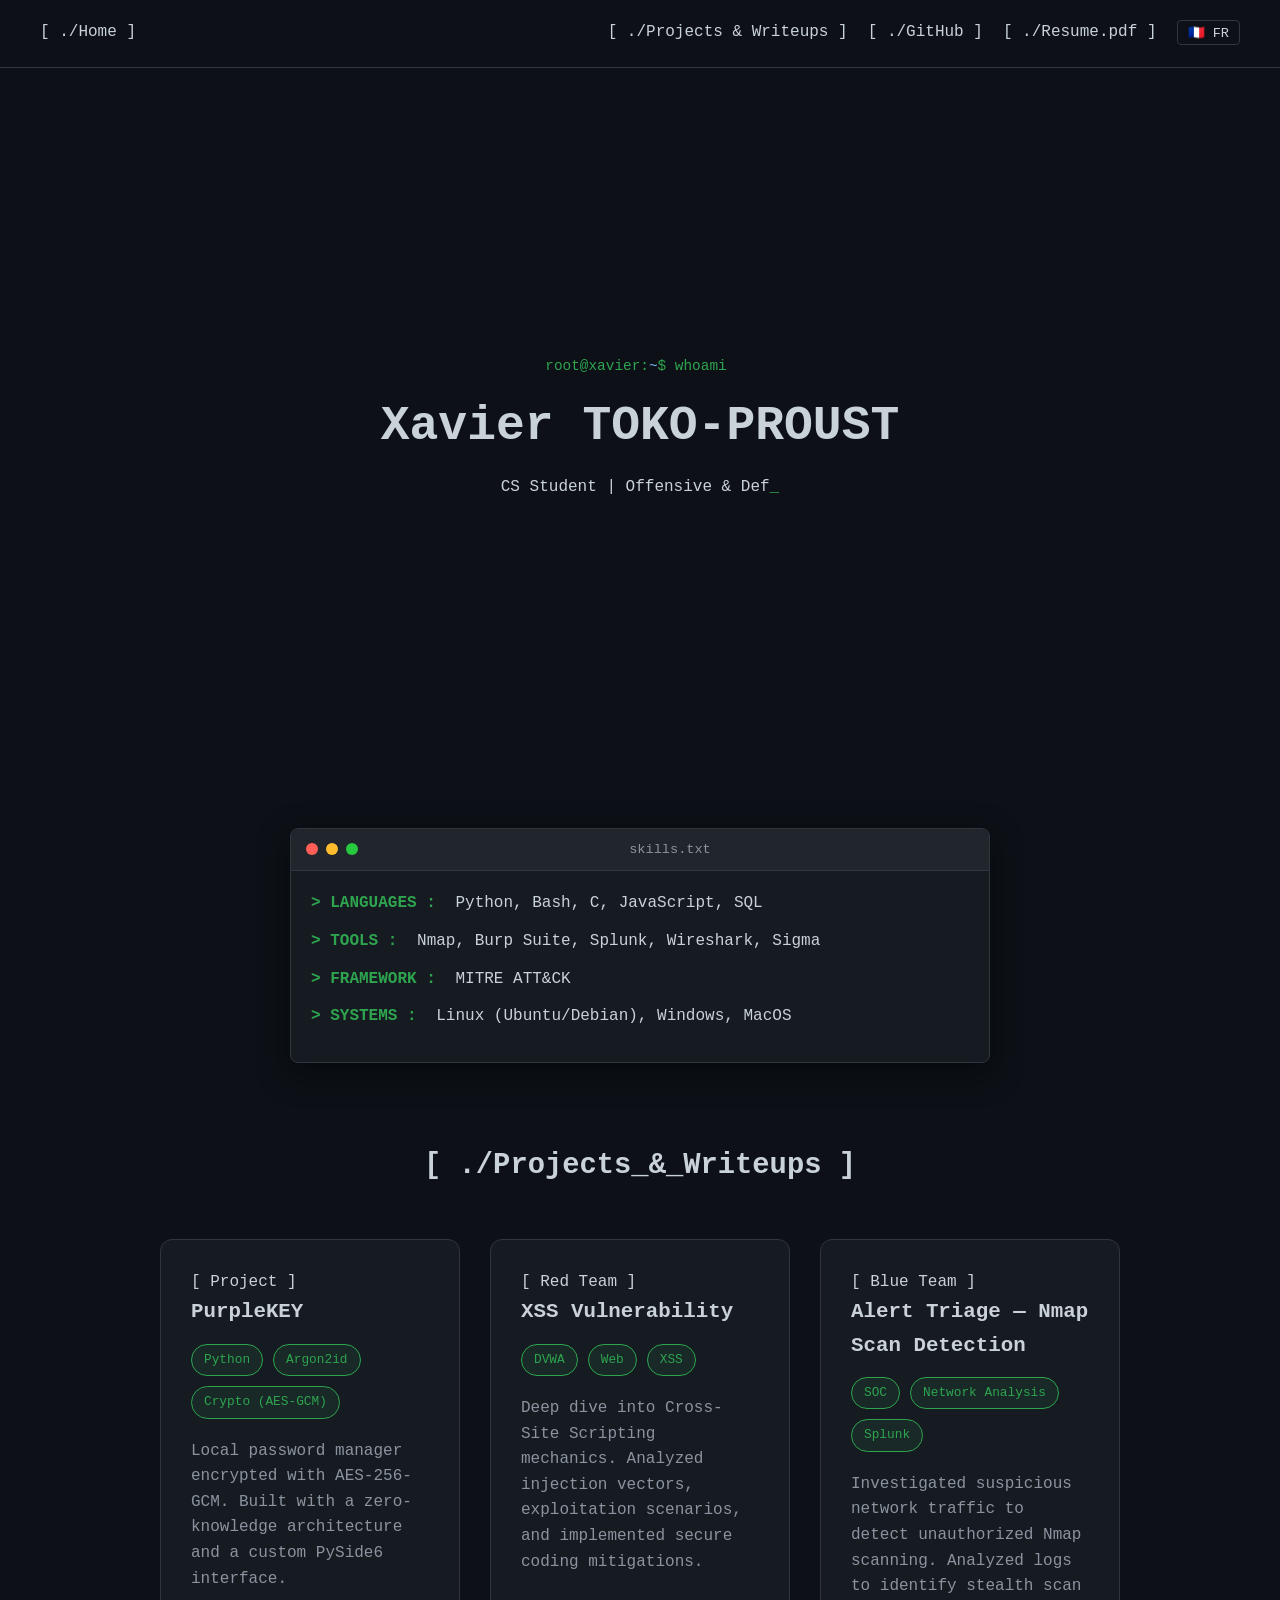
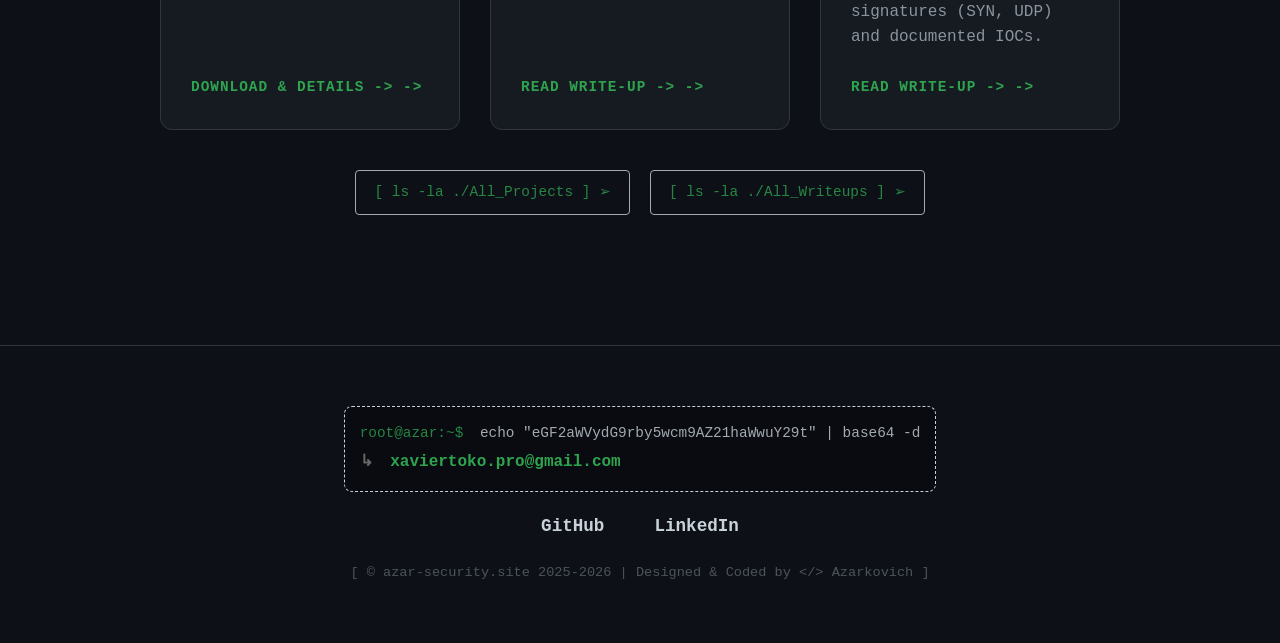
<file: index.html>
<!DOCTYPE html>
<html lang="en">
<head>
    <meta charset="UTF-8">
    <meta name="viewport" content="width=device-width, initial-scale=1.0">
    <title>Portfolio | Xavier TOKO-PROUST </title>

    <!-- SECURITY LAYER -->
    <meta http-equiv="Content-Security-Policy"
    content="default-src 'self';
             script-src 'self' https://gc.zgo.at;
             style-src 'self' 'unsafe-inline' https://fonts.googleapis.com;
             font-src https://fonts.gstatic.com;
             img-src 'self';
             connect-src 'self' https://azarkovich.goatcounter.com;
             frame-ancestors 'none';
             base-uri 'self';
             form-action 'self';">

    <meta name="referrer" content="strict-origin-when-cross-origin">

    <link href="https://fonts.googleapis.com/css2?family=Fira+Code:wght@300;400;600&display=swap" rel="stylesheet">
    <link rel="stylesheet" href="style.css">
</head>
<body>

    <nav class="navbar">
        <a href="index.html" class="logo">[ ./Home ]</a>

        <ul class="nav-links">
            <li><a href="#projects" data-i18n="nav.projects">[ ./Projects & Writeups ]</a></li>
            <li><a href="https://github.com/Azarkovich" target="_blank" data-i18n="nav.github">[ ./GitHub ]</a></li>
            <li><a href="assets/CV.pdf" target="_blank" data-i18n="nav.resume">[ ./Resume.pdf ]</a></li>
        </ul>
    </nav>

    <header class="hero">
        <div class="hero-content">
            <p class="prompt"><span class="user">root@xavier</span>:<span class="path">~</span>$ whoami</p>
            <h1>Xavier TOKO-PROUST</h1>

            <p class="subtitle"><span id="typing-text"></span><span class="cursor">_</span></p>
        </div>
    </header>

<!-- SECTIONS -->
    <section id="skills" class="container">
        <div class="terminal-window">
            <div class="terminal-header">
                <span class="dot red"></span>
                <span class="dot yellow"></span>
                <span class="dot green"></span>
                <span class="title">skills.txt</span>
            </div>
            
            <div class="terminal-body">
                <p><span class="cmd">> LANGUAGES :</span> Python, Bash, C, JavaScript, SQL</p>
                <p><span class="cmd">> TOOLS   :</span> Nmap, Burp Suite, Splunk, Wireshark, Sigma</p>
                <p><span class="cmd">> FRAMEWORK   :</span> MITRE ATT&CK</p>
                <p><span class="cmd">> SYSTEMS      :</span> Linux (Ubuntu/Debian), Windows, MacOS</p>
            </div>
        </div>
    </section>

        <section id="projects" class="container">
        <h2 class="section-title" data-i18n="section.projects">[ ./Projects_&_Writeups ]</h2>
        
        <div class="projects-grid">
 
            <article class="card">
                <div class="team-badge team-blue">
                    <span class="circle blue"></span> [ Project ]
                </div>
                <h3>PurpleKEY</h3>
                <div class="tags">
                    <span class="tag">Python</span>
                    <span class="tag">Argon2id</span>
                    <span class="tag">Crypto (AES-GCM)</span>
                </div>
                <p data-i18n="card.purplekey.desc">Local password manager encrypted with AES-256-GCM. Built with a zero-knowledge architecture and a custom PySide6 interface.</p>
                <a href="purplekey.html" class="btn-link" data-i18n="btn.download">Download & Details -></a>
            </article>
 
            <article class="card">
                <div class="team-badge team-red">
                    <span class="circle red"></span> [ Red Team ]
                </div>
                <h3>XSS Vulnerability</h3>
                <div class="tags">
                    <span class="tag">DVWA</span>
                    <span class="tag">Web</span>
                    <span class="tag">XSS</span>
                </div>
                <p data-i18n="card.xss.desc">Deep dive into Cross-Site Scripting mechanics. Analyzed injection vectors, exploitation scenarios, and implemented secure coding mitigations.</p>
                <a href="viewer.html?file=xss-dvwa.md" class="btn-link" data-i18n="btn.read_writeup">Read Write-up -></a>
            </article>
 
            <article class="card">
                <div class="team-badge team-blue">
                    <span class="circle blue"></span> [ Blue Team ]
                </div>
                <h3>Alert Triage — Nmap Scan Detection</h3>
                <div class="tags">
                    <span class="tag">SOC </span>
                    <span class="tag">Network Analysis</span>
                    <span class="tag">Splunk</span>
                </div>
                <p data-i18n="card.nmap.desc">Investigated suspicious network traffic to detect and triage unauthorized Nmap scanning activity. Analyzed logs data to identify stealth scan signatures (SYN, UDP) and documented IOCs for defensive rule creation.</p>
                <a href="viewer.html?file=blue-team/alert-triage-nmap.md" class="btn-link" data-i18n="btn.read_writeup">Read Write-up -></a>
            </article>
        </div>
 
        <!-- SEE MORE -->
        <div class="see-more-container" style="display: flex; justify-content: center; gap: 20px; flex-wrap: wrap; margin-top: 40px;">
            <a href="projects.html" class="btn-terminal" data-i18n="btn.all_projects">
                [ ls -la ./All_Projects ] &#10142;
            </a>
            <a href="writeups.html" class="btn-terminal" data-i18n="btn.all_writeups">
                [ ls -la ./All_Writeups ] &#10142;
            </a>
        </div>
        
    </section>

    <footer id="contact">
    <div class="terminal-contact">
        <p class="cmd-line">
            <span class="prompt">root@azar:~$</span> 
            echo "eGF2aWVydG9rby5wcm9AZ21haWwuY29t" | base64 -d
        </p>
        
        <p class="output-line">
            <span class="result-arrow">↳</span> 
            <a href="mailto:xaviertoko.pro@gmail.com" class="email-link">xaviertoko.pro@gmail.com</a>
        </p>
    </div>

    <div class="socials">
        <a href="https://github.com/Azarkovich" target="_blank">GitHub</a>
        <a href="https://www.linkedin.com/in/xavier-toko-proust/" target="_blank">LinkedIn</a>
    </div>

    <div class="credits" style="margin-top: 20px; font-family: 'Fira Code', monospace; font-size: 0.85rem; opacity: 0.5;">
        <p>[ © azar-security.site 2025-2026 | Designed & Coded by &lt;/&gt; Azarkovich ]</p>
    </div>
</footer>

    <script data-goatcounter="https://azarkovich.goatcounter.com/count"
        async src="//gc.zgo.at/count.js"></script>

    <script src="script.js"></script>
    <script src="i18n.js"></script>
</body>
</html>
</file>
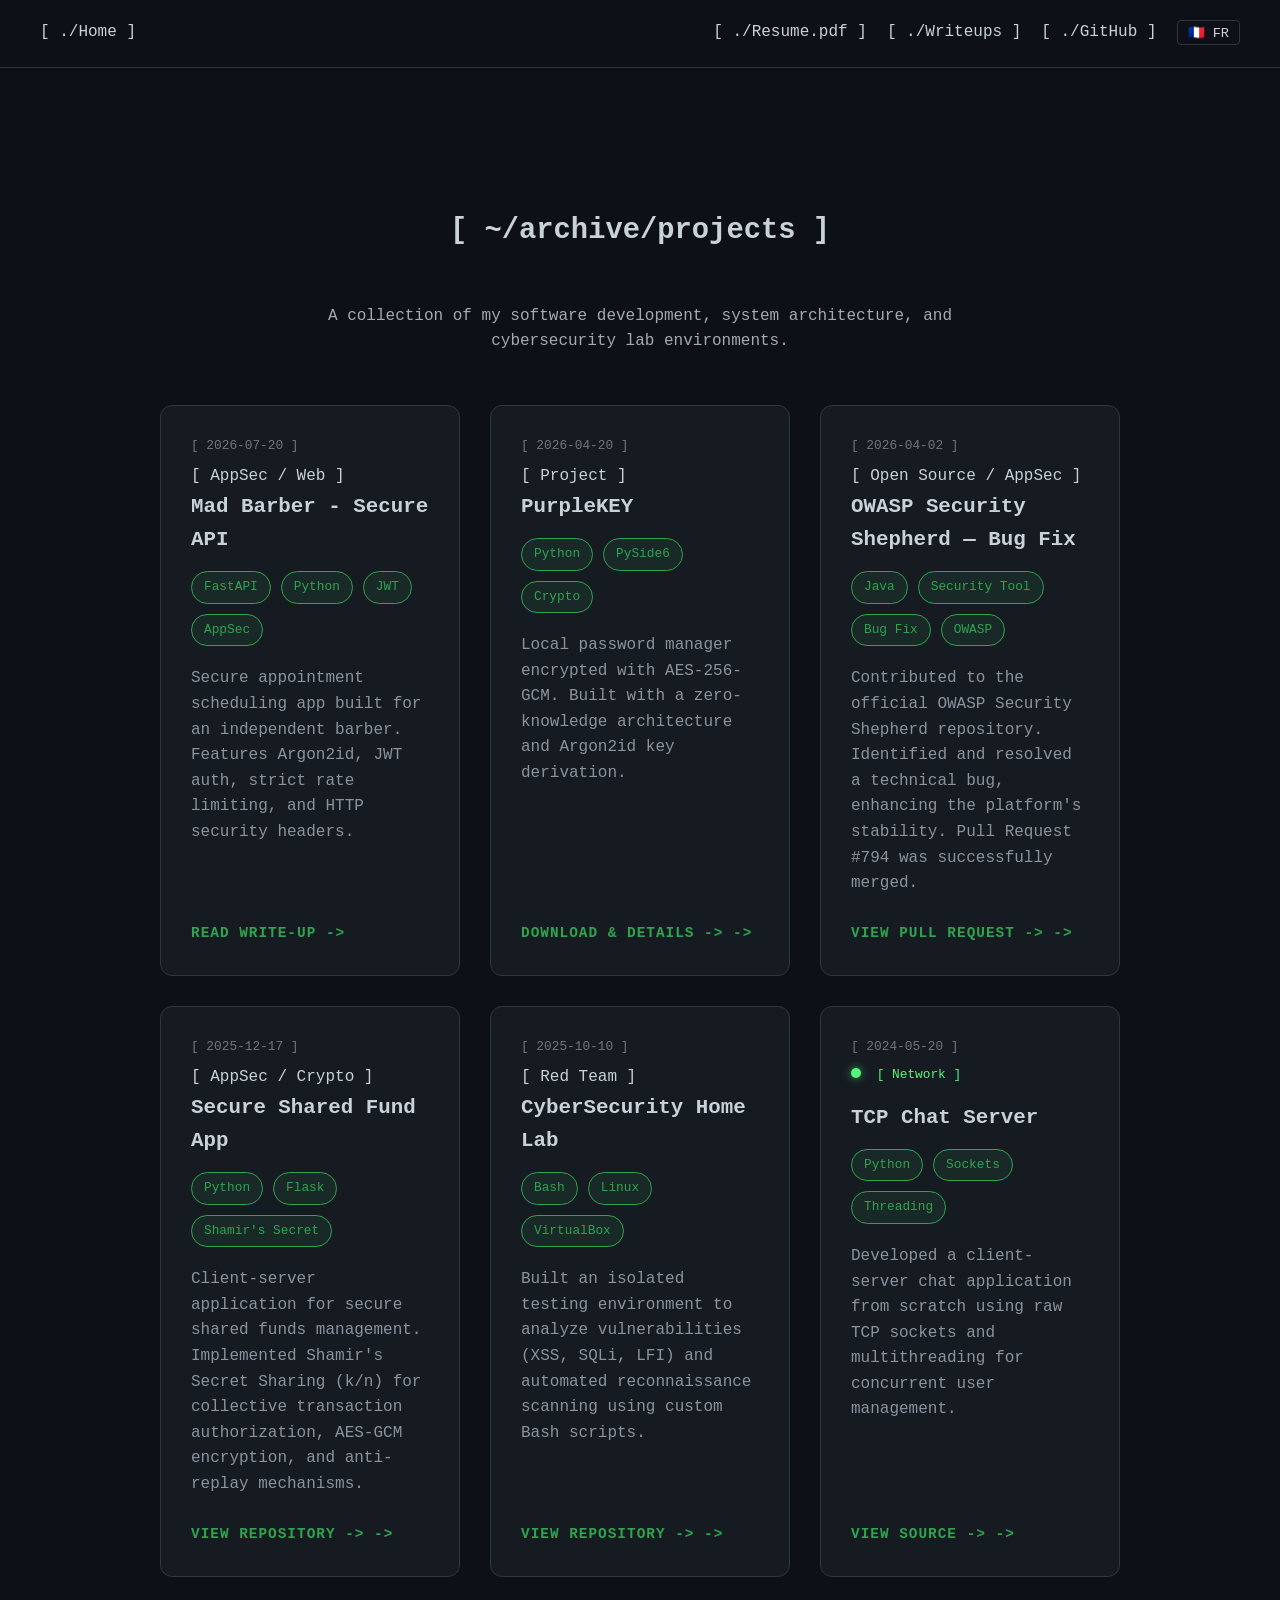
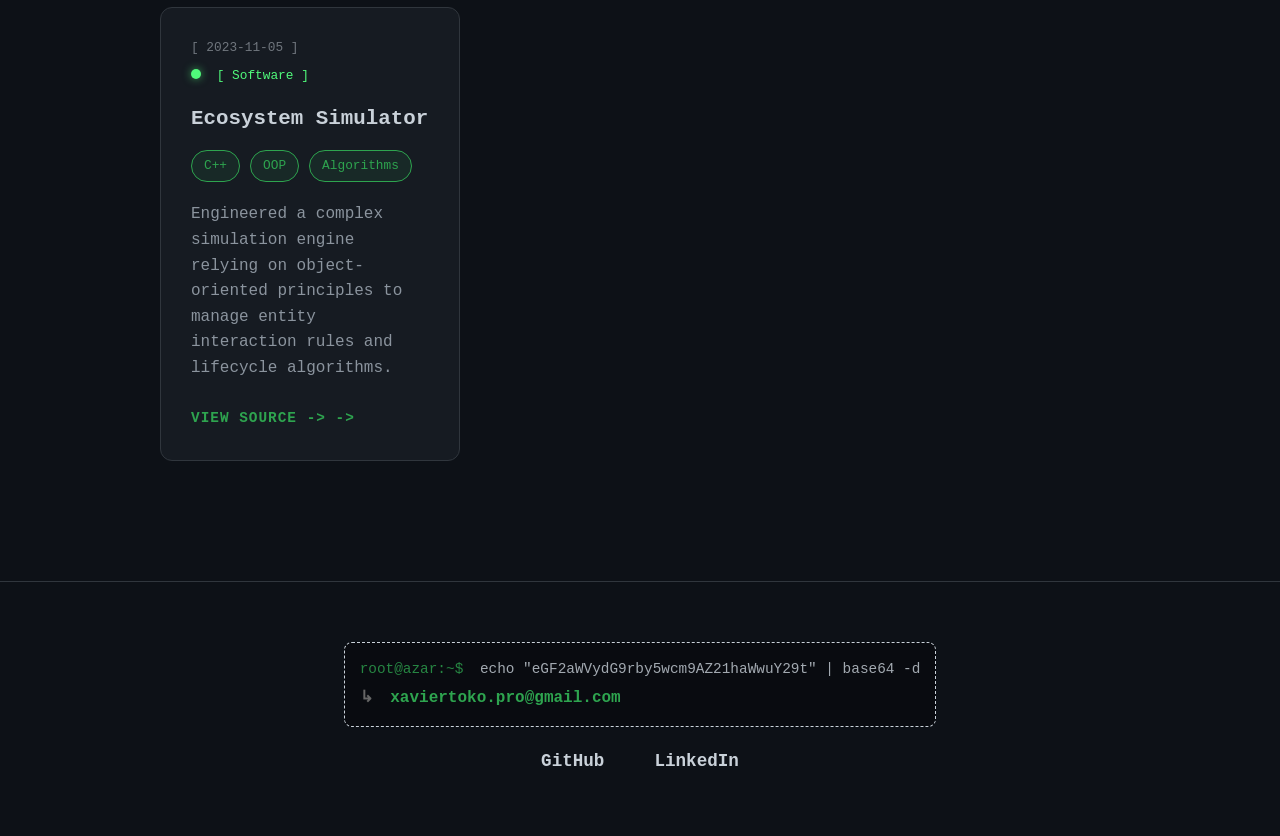
<file: projects.html>
<!DOCTYPE html>
<html lang="en">
<head>
    <meta charset="UTF-8">
    <meta name="viewport" content="width=device-width, initial-scale=1.0">
    <title>Projects Archive | Xavier TOKO-PROUST</title>

    <!-- SECURITY LAYER -->
    <meta http-equiv="Content-Security-Policy"
    content="default-src 'self';
             script-src 'self' https://gc.zgo.at;
             style-src 'self' 'unsafe-inline' https://fonts.googleapis.com;
             font-src https://fonts.gstatic.com;
             img-src 'self';
             connect-src 'self' https://azarkovich.goatcounter.com;
             frame-ancestors 'none';
             base-uri 'self';
             form-action 'self';">

    <link href="https://fonts.googleapis.com/css2?family=Fira+Code:wght@300;400;600&display=swap" rel="stylesheet">
    <link rel="stylesheet" href="style.css">
</head>
<body>

    <nav class="navbar">
        <a href="index.html" class="logo" data-i18n="nav.home">[ ./Home ]</a>
        <ul class="nav-links">
            <li><a href="assets/CV.pdf" target="_blank" data-i18n="nav.resume">[ ./Resume.pdf ]</a></li>
            <li><a href="writeups.html" data-i18n="nav.writeups">[ ./Writeups ]</a></li>
            <li><a href="https://github.com/Azarkovich" target="_blank" data-i18n="nav.github">[ ./GitHub ]</a></li>
        </ul>
    </nav>

    <section class="container" style="margin-top: 100px;">
        <h1 class="section-title" style="text-align: center;" data-i18n="archive.projects.title">[ ~/archive/projects ]</h1>
        <p style="text-align: center; margin-bottom: 50px; color: var(--text-color); opacity: 0.8; max-width: 700px; margin-left: auto; margin-right: auto;"
           data-i18n="archive.projects.desc">
            A collection of my software development, system architecture, and cybersecurity lab environments.
        </p>
        
        <div id="projects-container" class="projects-grid"></div>
    </section>

    <footer id="contact" style="margin-top: 80px;">
        <div class="terminal-contact">
            <p class="cmd-line"><span class="prompt">root@azar:~$</span> echo "eGF2aWVydG9rby5wcm9AZ21haWwuY29t" | base64 -d</p>
            <p class="output-line"><span class="result-arrow">↳</span> <a href="mailto:xaviertoko.pro@gmail.com" class="email-link">xaviertoko.pro@gmail.com</a></p>
        </div>
        <div class="socials">
            <a href="https://github.com/Azarkovich" target="_blank">GitHub</a>
            <a href="https://www.linkedin.com/in/xavier-toko-proust/" target="_blank">LinkedIn</a>
        </div>
    </footer>

    <script data-goatcounter="https://azarkovich.goatcounter.com/count"
        async src="//gc.zgo.at/count.js"></script>

    <script src="script.js"></script>
    <script src="i18n.js"></script>
</body>
</html>
</file>
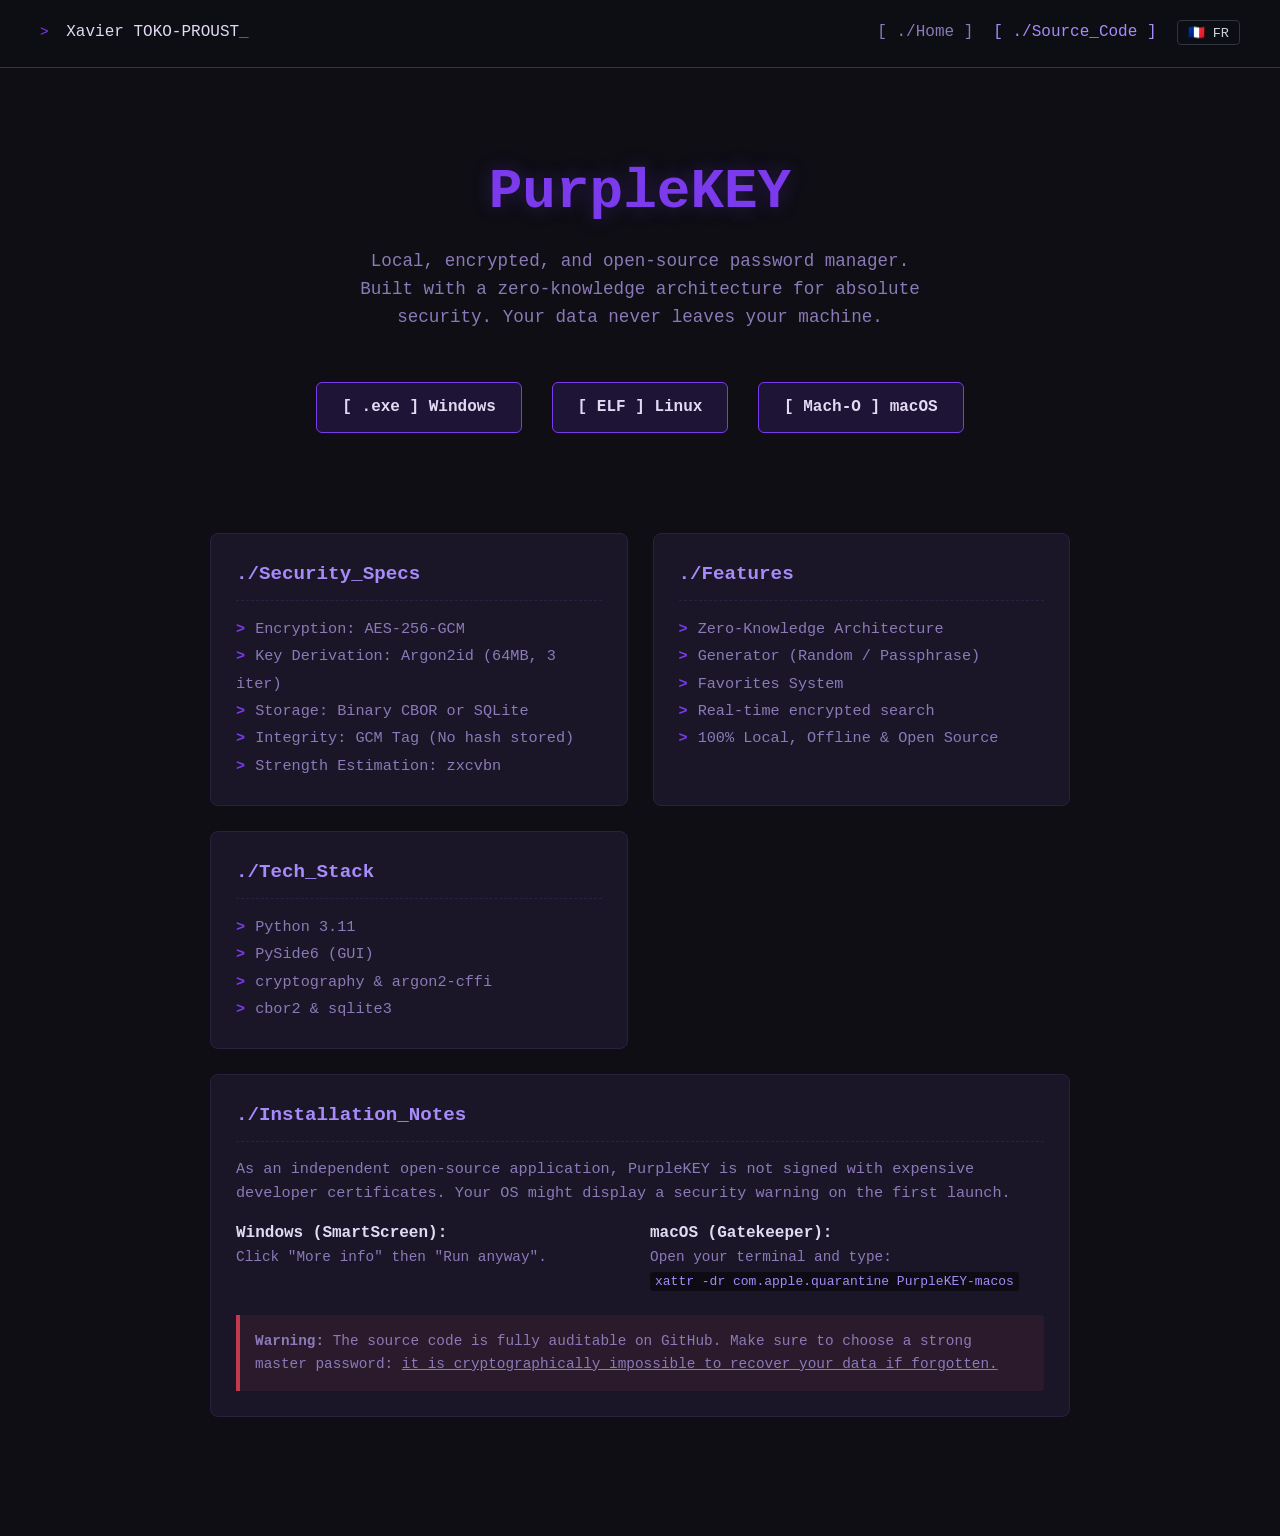
<file: purplekey.html>
<!DOCTYPE html>
<html lang="en">
<head>
    <meta charset="UTF-8">
    <meta name="viewport" content="width=device-width, initial-scale=1.0">
    <title>PurpleKEY | Password Manager</title>

    <!-- SECURITY LAYER -->
    <meta http-equiv="Content-Security-Policy"
    content="default-src 'self';
             script-src 'self' https://gc.zgo.at;
             style-src 'self' 'unsafe-inline' https://fonts.googleapis.com;
             font-src https://fonts.gstatic.com;
             img-src 'self';
             connect-src 'self' https://azarkovich.goatcounter.com;
             frame-ancestors 'none';
             base-uri 'self';
             form-action 'self';">

    
    <link href="https://fonts.googleapis.com/css2?family=Fira+Code:wght@300;400;600&display=swap" rel="stylesheet">
    <link rel="stylesheet" href="style.css">

    <style>
        :root {
            --pk-bg-deep: #0e0e14;
            --pk-bg-card: #1a1628;
            --pk-border: #2a2040;
            --pk-violet: #7c3aed;
            --pk-violet-lt: #a78bfa;
            --pk-text-pri: #e2d9f3;
            --pk-text-sec: #8b7ab8;
        }

        body.purplekey-page {
            background-color: var(--pk-bg-deep);
            color: var(--pk-text-pri);
        }

        .pk-hero {
            text-align: center;
            margin-top: 80px;
            padding: 0 20px;
        }

        .pk-title {
            color: var(--pk-violet);
            font-size: 3.5rem;
            margin-bottom: 10px;
            text-shadow: 0 0 20px rgba(124, 58, 237, 0.3);
        }

        .pk-subtitle {
            color: var(--pk-text-sec);
            font-size: 1.1rem;
            max-width: 600px;
            margin: 0 auto 40px auto;
            line-height: 1.6;
        }

        .pk-card {
            background-color: var(--pk-bg-card);
            border: 1px solid var(--pk-border);
            border-radius: 8px;
            padding: 25px;
            transition: transform 0.3s ease, border-color 0.3s ease;
        }

        .pk-card:hover {
            border-color: var(--pk-violet-lt);
            transform: translateY(-2px);
        }

        .pk-card h3 {
            color: var(--pk-violet-lt);
            border-bottom: 1px dashed var(--pk-border);
            padding-bottom: 10px;
            margin-bottom: 15px;
            font-size: 1.2rem;
        }

        .pk-list {
            list-style: none;
            padding: 0;
            line-height: 1.8;
            color: var(--pk-text-sec);
            font-size: 0.95rem;
        }

        .pk-list li::before {
            content: ">";
            color: var(--pk-violet);
            margin-right: 10px;
            font-weight: bold;
        }

        .pk-btn {
            display: inline-block;
            padding: 12px 25px;
            font-family: 'Fira Code', monospace;
            font-size: 1rem;
            font-weight: 600;
            text-decoration: none;
            border-radius: 6px;
            transition: all 0.3s ease;
            border: 1px solid var(--pk-violet);
            color: var(--pk-text-pri);
            background: rgba(124, 58, 237, 0.15);
            margin: 10px;
        }

        .pk-btn:hover {
            background: var(--pk-violet);
            color: #ffffff;
            box-shadow: 0 0 15px rgba(124, 58, 237, 0.5);
        }

        .pk-warning {
            background: rgba(196, 57, 78, 0.1);
            border-left: 4px solid #c4394e;
            padding: 15px;
            text-align: left;
            font-size: 0.9rem;
            color: var(--pk-text-sec);
            margin-top: 20px;
            border-radius: 0 4px 4px 0;
        }
    </style>
</head>
<body class="purplekey-page">

    <nav class="navbar" style="background: rgba(14, 14, 20, 0.9);">
        <a href="index.html" class="logo-container" style="text-decoration: none;">
            <div class="logo-text">
                <span class="prompt" style="color: var(--pk-violet);">></span>
                <span style="color: var(--pk-text-pri);">Xavier TOKO-PROUST</span><span class="cursor">_</span>
            </div>
        </a>
        <ul class="nav-links">
            <li><a href="index.html" style="color: var(--pk-text-sec);" data-i18n="nav.home">[ ./Home ]</a></li>
            <li><a href="https://github.com/Azarkovich/PurpleKEY" target="_blank" style="color: var(--pk-violet-lt);" data-i18n="nav.source">[ ./Source_Code ]</a></li>
            <!-- lang toggle injected by i18n.js -->
        </ul>
    </nav>

    <section class="container pk-hero">
        <h1 class="pk-title">PurpleKEY</h1>
        <p class="pk-subtitle" data-i18n="pk.subtitle">
            Local, encrypted, and open-source password manager. Built with a zero-knowledge architecture for absolute security. Your data never leaves your machine.
        </p>

        <div style="margin-top: 30px; margin-bottom: 50px;">
            <a href="https://github.com/Azarkovich/PurpleKEY/releases/latest/download/PurpleKEY-windows.exe" class="pk-btn">
                [ .exe ] Windows
            </a>
            <a href="https://github.com/Azarkovich/PurpleKEY/releases/latest/download/PurpleKEY-x86_64.AppImage" class="pk-btn">
                [ ELF ] Linux
            </a>
            <a href="https://github.com/Azarkovich/PurpleKEY/releases/latest/download/PurpleKEY-macos" class="pk-btn">
                [ Mach-O ] macOS
            </a>
        </div>
    </section>

    <section class="container" style="max-width: 900px; margin-bottom: 80px;">
        <div style="display: grid; grid-template-columns: repeat(auto-fit, minmax(280px, 1fr)); gap: 25px;">

            <!-- Security Specs -->
            <div class="pk-card">
                <h3>./Security_Specs</h3>
                <ul class="pk-list">
                    <li data-i18n="pk.spec.enc">Encryption: AES-256-GCM</li>
                    <li data-i18n="pk.spec.kdf">Key Derivation: Argon2id (64MB, 3 iter)</li>
                    <li data-i18n="pk.spec.storage">Storage: Binary CBOR or SQLite</li>
                    <li data-i18n="pk.spec.integrity">Integrity: GCM Tag (No hash stored)</li>
                    <li data-i18n="pk.spec.strength">Strength Estimation: zxcvbn</li>
                </ul>
            </div>

            <!-- Features -->
            <div class="pk-card">
                <h3>./Features</h3>
                <ul class="pk-list">
                    <li data-i18n="pk.feat.zerokno">Zero-Knowledge Architecture</li>
                    <li data-i18n="pk.feat.generator">Generator (Random / Passphrase)</li>
                    <li data-i18n="pk.feat.favorites">Favorites System</li>
                    <li data-i18n="pk.feat.search">Real-time encrypted search</li>
                    <li data-i18n="pk.feat.local">100% Local, Offline & Open Source</li>
                </ul>
            </div>

            <!-- Tech Stack — intentionally not translated (all proper names) -->
            <div class="pk-card">
                <h3>./Tech_Stack</h3>
                <ul class="pk-list">
                    <li>Python 3.11</li>
                    <li>PySide6 (GUI)</li>
                    <li>cryptography & argon2-cffi</li>
                    <li>cbor2 & sqlite3</li>
                </ul>
            </div>
        </div>

        <!-- Installation Notes -->
        <div class="pk-card" style="margin-top: 25px;">
            <h3>./Installation_Notes</h3>
            <p style="color: var(--pk-text-sec); font-size: 0.95rem; line-height: 1.6;" data-i18n="pk.install.p">
                As an independent open-source application, PurpleKEY is not signed with expensive developer certificates. Your OS might display a security warning on the first launch.
            </p>
            
            <div style="display: flex; gap: 20px; flex-wrap: wrap; margin-top: 15px;">
                <div style="flex: 1; min-width: 250px;">
                    <strong style="color: var(--pk-text-pri);" data-i18n="pk.win.title">Windows (SmartScreen):</strong>
                    <p style="color: var(--pk-text-sec); font-size: 0.9rem;" data-i18n="pk.win.desc">Click "More info" then "Run anyway".</p>
                </div>
                <div style="flex: 1; min-width: 250px;">
                    <strong style="color: var(--pk-text-pri);" data-i18n="pk.mac.title">macOS (Gatekeeper):</strong>
                    <p style="color: var(--pk-text-sec); font-size: 0.9rem;" data-i18n="pk.mac.desc">Open your terminal and type:</p>
                    <code style="background: rgba(0,0,0,0.5); padding: 2px 5px; border-radius: 3px; color: var(--pk-violet-lt);">xattr -dr com.apple.quarantine PurpleKEY-macos</code>
                </div>
            </div>

            <div class="pk-warning" data-i18n="pk.warning">
                <strong>Warning:</strong> The source code is fully auditable on GitHub. Ensure you choose a strong master password: <u>it is cryptographically impossible to recover your data if forgotten.</u>
            </div>
        </div>

    </section>

    <script data-goatcounter="https://azarkovich.goatcounter.com/count"
        async src="//gc.zgo.at/count.js"></script>

    <script src="i18n.js"></script>
</body>
</html>
</file>
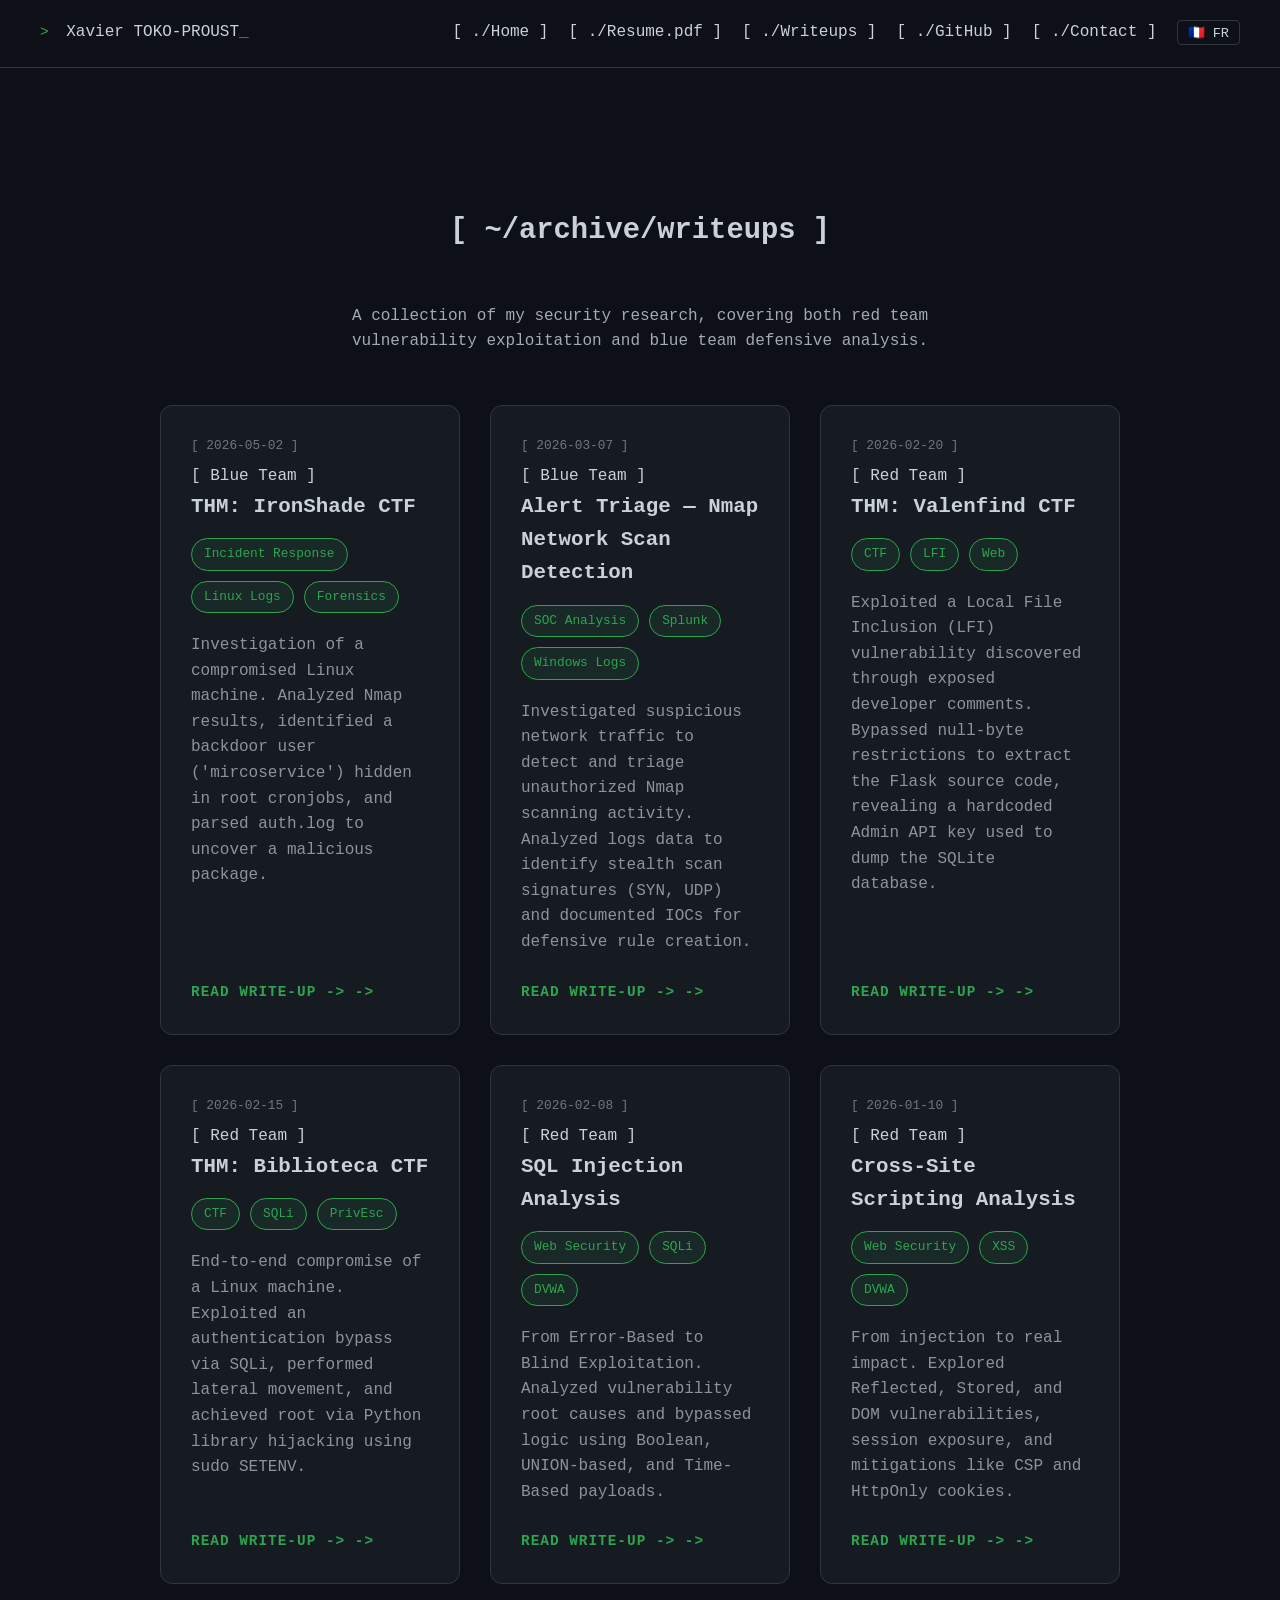
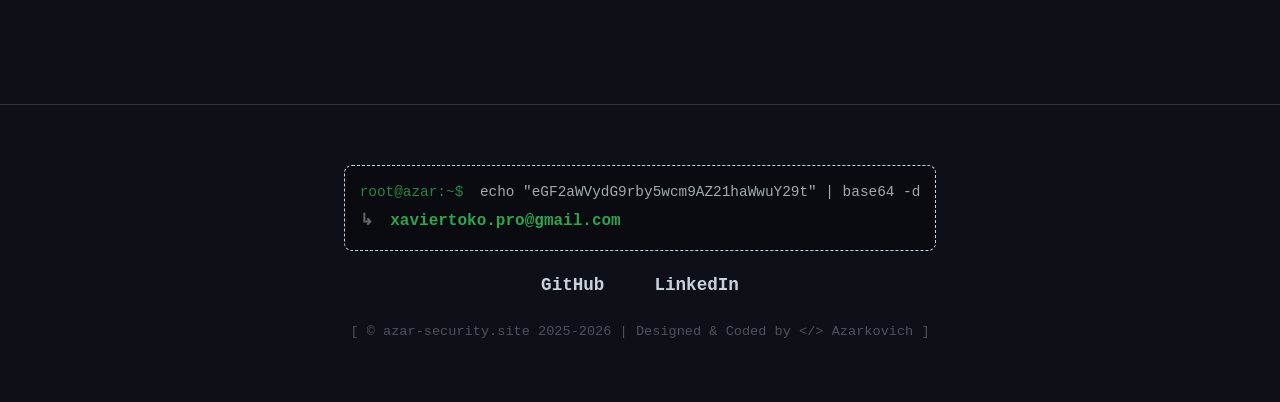
<file: writeups.html>
<!DOCTYPE html>
<html lang="en">
<head>
    <meta charset="UTF-8">
    <meta name="viewport" content="width=device-width, initial-scale=1.0">
    <title>All Write-ups | Xavier TOKO-PROUST</title>
    
    <!-- SECURITY LAYER -->
    <meta http-equiv="Content-Security-Policy"
    content="default-src 'self';
             script-src 'self' https://gc.zgo.at;
             style-src 'self' 'unsafe-inline' https://fonts.googleapis.com;
             font-src https://fonts.gstatic.com;
             img-src 'self';
             connect-src 'self' https://azarkovich.goatcounter.com;
             frame-ancestors 'none';
             base-uri 'self';
             form-action 'self';">

    <link href="https://fonts.googleapis.com/css2?family=Fira+Code:wght@300;400;600&display=swap" rel="stylesheet">
    <link rel="stylesheet" href="style.css">
</head>
<body>

    <nav class="navbar">
        <a href="index.html" class="logo-container" style="text-decoration: none;">
            <div class="logo-text">
                <span class="prompt">></span> Xavier TOKO-PROUST<span class="cursor">_</span>
            </div>
        </a>
        <ul class="nav-links">
            <li><a href="index.html" data-i18n="nav.home">[ ./Home ]</a></li>
            <li><a href="assets/CV.pdf" target="_blank" data-i18n="nav.resume">[ ./Resume.pdf ]</a></li>
            <li><a href="writeups.html" data-i18n="nav.writeups">[ ./Writeups ]</a></li>
            <li><a href="https://github.com/Azarkovich" target="_blank" data-i18n="nav.github">[ ./GitHub ]</a></li>
            <li><a href="mailto:xaviertoko.pro@gmail.com" data-i18n="nav.contact">[ ./Contact ]</a></li>
        </ul>
    </nav>

    <section class="container" style="margin-top: 100px;">
        <h1 class="section-title" style="text-align: center;" data-i18n="archive.writeups.title">[ ~/archive/writeups ]</h1>
        <p style="text-align: center; margin-bottom: 50px; color: var(--text-color); opacity: 0.8; max-width: 700px; margin-left: auto; margin-right: auto;"
           data-i18n="archive.writeups.desc">
            A collection of my security research, covering both red team vulnerability exploitation and blue team defensive analysis.
        </p>
        
        <div id="writeups-container" class="projects-grid"></div>
    </section>

    <footer id="contact" style="margin-top: 80px;">
        <div class="terminal-contact">
            <p class="cmd-line">
                <span class="prompt">root@azar:~$</span> 
                echo "eGF2aWVydG9rby5wcm9AZ21haWwuY29t" | base64 -d
            </p>
            <p class="output-line">
                <span class="result-arrow">↳</span> 
                <a href="mailto:xaviertoko.pro@gmail.com" class="email-link">xaviertoko.pro@gmail.com</a>
            </p>
        </div>

        <div class="socials">
            <a href="https://github.com/Azarkovich" target="_blank">GitHub</a>
            <a href="https://www.linkedin.com/in/xavier-toko-proust/" target="_blank">LinkedIn</a>
        </div>

        <div class="credits" style="margin-top: 20px; font-family: 'Fira Code', monospace; font-size: 0.85rem; opacity: 0.5;">
            <p>[ © azar-security.site 2025-2026 | Designed & Coded by &lt;/&gt; Azarkovich ]</p>
        </div>
    </footer>

    <script data-goatcounter="https://azarkovich.goatcounter.com/count"
        async src="//gc.zgo.at/count.js"></script>

    <script src="script.js"></script>
    <script src="i18n.js"></script>

</body>
</html>
</file>
<file: style.css>
/* ---------- CONFIGURATION GLOBALE ---------- */
:root {
    /* Palette de couleurs "Dark Mode" */
    --bg-color: #0d1117;        
    --card-bg: #161b22;         
    --text-color: #c9d1d9;      
    --accent-color: #2ea44f;    
    --border-color: #30363d;    
    
    /* Police */
    --font-mono: 'Fira Code', monospace;
}


* {
    margin: 0;
    padding: 0;
    box-sizing: border-box;
}

body {
    background-color: var(--bg-color);
    color: var(--text-color);
    font-family: var(--font-mono);
    line-height: 1.6;
}

/* ---------- CLASSES UTILITAIRES ---------- */
a {
    text-decoration: none;
    color: var(--text-color);
    transition: 0.3s;
}

a:hover {
    color: var(--accent-color); 
}

.container {
    max-width: 1000px;
    margin: 0 auto;
    padding: 40px 20px;
}

/* ---------- STYLE DE LA NAVIGATION ---------- */
.navbar {
    display: flex;
    justify-content: space-between;
    padding: 20px 40px;
    border-bottom: 1px solid var(--border-color);
}

.nav-links {
    list-style: none;
    display: flex;
    gap: 20px;
}

/* ---------- STYLE DU HERO (ACCUEIL) ---------- */
.hero {
    height: 80vh; 
    display: flex;
    align-items: center; 
    justify-content: center; 
    text-align: center;
}

.hero h1 {
    font-size: 3rem;
    margin: 10px 0;
}

.prompt {
    color: #8b949e; 
    font-size: 0.9rem;
}
.user { color: var(--accent-color); }
.path { color: #79c0ff; }

/*  Curseur qui clignote  */
.cursor {
    animation: blink 1s infinite;
    font-weight: bold;
    color: var(--accent-color);
}

@keyframes blink {
    0%, 100% { opacity: 1; }
    50% { opacity: 0; }
}


/* --- SECTION SKILLS (TERMINAL) --- */

/* 1. La fenêtre principale */
.terminal-window {
    background-color: var(--card-bg); 
    border: 1px solid var(--border-color); 
    border-radius: 8px; 
    box-shadow: 0 10px 30px rgba(0, 0, 0, 0.5);
    
    max-width: 700px; 
    margin: 0 auto;   
    overflow: hidden; 
}

/* 2. La barre de titre */
.terminal-header {
    background-color: #21262d; 
    padding: 10px 15px;
    display: flex;
    align-items: center; 
    border-bottom: 1px solid var(--border-color);
}

/* 3. Les petits points de couleur */
.dot {
    height: 12px;
    width: 12px;
    border-radius: 50%;
    display: inline-block;
    margin-right: 8px;
}

.red { background-color: #ff5f56; }
.yellow { background-color: #ffbd2e; }
.green { background-color: #27c93f; }

/* Le titre du fichier au centre */
.terminal-header .title {
    margin-left: auto; 
    margin-right: auto; 
    color: #8b949e;
    font-size: 0.85rem;
}

/* 4. Le corps du terminal */
.terminal-body {
    padding: 20px;
    font-family: var(--font-mono);
    font-size: 1rem;
}

.terminal-body p {
    margin-bottom: 12px; 
}

/* Le prompt */
.cmd {
    color: var(--accent-color);
    font-weight: 600;
    margin-right: 10px;
}


/* --- SECTION PROJETS --- */

.section-title {
    text-align: center;
    margin-bottom: 50px; 
    font-size: 1.8rem;
    color: var(--text-color);
}

.projects-grid {
    display: grid;
    grid-template-columns: repeat(auto-fit, minmax(300px, 1fr));
    gap: 30px; 
}

.card {
    background-color: var(--card-bg);
    border: 1px solid var(--border-color);
    border-radius: 12px; 
    padding: 30px;
    transition: transform 0.3s ease, border-color 0.3s ease;
    
    display: flex;
    flex-direction: column;
}

.card:hover {
    transform: translateY(-7px); 
    border-color: var(--accent-color); 
}

/* 4. Typographie */
.card h3 {
    font-size: 1.3rem;
    margin-bottom: 15px;
    color: var(--text-color);
}

.card p {
    color: #8b949e; 
    margin-bottom: 25px;
    flex-grow: 1; 
}

/* 5. Les Tags  */
.tags {
    display: flex;
    gap: 10px; 
    margin-bottom: 20px;
    flex-wrap: wrap; 
}

.tag {
    font-size: 0.8rem;
    padding: 5px 12px;
    border-radius: 20px; 
    background-color: rgba(46, 164, 79, 0.1); 
    color: var(--accent-color);
    border: 1px solid var(--accent-color);
}

/* 6. Le lien "Bouton" en bas */
.btn-link {
    display: inline-block;
    color: var(--accent-color);
    font-weight: 600;
    text-transform: uppercase; 
    letter-spacing: 1px;
    font-size: 0.9rem;
}


.btn-link::after {
    content: ' ->'; 
    transition: margin-left 0.3s ease;
}

.btn-link:hover::after {
    margin-left: 8px; 
}

/* --- FOOTER --- */
footer {
    text-align: center;
    padding: 60px 20px;
    margin-top: 60px;
    border-top: 1px solid var(--border-color); 
    color: #8b949e;
    font-size: 0.9rem;
}

/* Conteneur style terminal */
.terminal-contact {
    background-color: rgba(0, 0, 0, 0.3);
    padding: 15px;
    border-radius: 8px;
    border: 1px dashed var(--text-color); 
    display: inline-block;
    margin-bottom: 20px;
    text-align: left;
    font-family: 'Fira Code', monospace;
}

/* La ligne de commande */
.cmd-line {
    margin: 0 0 5px 0;
    font-size: 0.9rem;
    color: var(--text-color);
    opacity: 0.8;
}

.prompt {
    color: var(--accent-color); 
    margin-right: 8px;
}

/* Le résultat  */
.output-line {
    margin: 0;
    font-size: 1rem;
    font-weight: bold;
}

.result-arrow {
    color: #666; 
    margin-right: 8px;
    user-select: none;
}

.email-link {
    color: var(--accent-color);
    text-decoration: none;
    transition: 0.3s;
}

.email-link:hover {
    text-decoration: underline;
    text-shadow: 0 0 8px var(--accent-color);
}


/* --- SOCIALS  --- */
.socials {
    display: flex;
    justify-content: center;
    gap: 50px;
}

.socials a {
    color: var(--text-color);
    text-decoration: none;
    font-weight: 600;
    font-size: 1.1rem;
    transition: 0.3s;
    border-bottom: 2px solid transparent;
}

.socials a:hover {
    color: var(--accent-color);
    border-bottom: 2px solid var(--accent-color);
}


/* --- SEE-MORE SECTION  --- */
.see-more-container {
    display: flex;
    justify-content: center;
    align-items: center;
    width: 100%; 
    margin-top: 50px;
    margin-bottom: 30px;
}

/* --- BOUTON TERMINAL --- */
.btn-terminal {
    display: inline-block;
    padding: 10px 18px; 
    color: var(--accent-color);
    border: 1px solid var(--text-color); 
    border-radius: 4px;
    background: transparent;
    text-decoration: none;
    font-family: 'Fira Code', monospace;
    font-size: 0.9rem; 
    transition: all 0.2s ease;
    opacity: 0.8; 
}

.btn-terminal:hover {
    border-color: var(--accent-color);
    color: var(--accent-color);
    background: rgba(0, 255, 0, 0.05); 
    opacity: 1;
}


/* --- DATES & BADGE NEW --- */
.card-date {
    font-family: 'Fira Code', monospace;
    font-size: 0.8rem;
    color: var(--text-color);
    opacity: 0.5;
    margin-bottom: 8px;
    display: block;
}

/* La pastille NEW (Style Orange/Warning) */
.badge-new {
    display: inline-block;
    background-color: #ffb86c;
    color: #282a36; 
    padding: 2px 6px;
    border-radius: 4px;
    font-size: 0.65rem;
    font-weight: 800;
    letter-spacing: 1px;
    margin-left: 10px;
    vertical-align: middle; 
    animation: pulse-border-new 2s infinite;
    border: none; 
}

/* Animation de pulsation Orange */
@keyframes pulse-border-new {
    0% { box-shadow: 0 0 0 0 rgba(255, 184, 108, 0.7); }
    70% { box-shadow: 0 0 0 5px rgba(255, 184, 108, 0); }
    100% { box-shadow: 0 0 0 0 rgba(255, 184, 108, 0); }
}

/* --- RESPONSIVE MOBILE  --- */

@media screen and (max-width: 768px) {
    .navbar {
        flex-direction: column;
        align-items: center;
        padding: 20px 10px;
        height: auto; 
    }

    .nav-links {
        flex-direction: column; 
        gap: 15px;              
        margin-top: 15px;       
        width: 100%;
        text-align: center;
    }

    .nav-links a, .logo {
        font-size: 1rem; 
        display: block; 
        padding: 5px;   
    }
    
    .hero {
        padding-top: 20px;
    }
}
</file>
